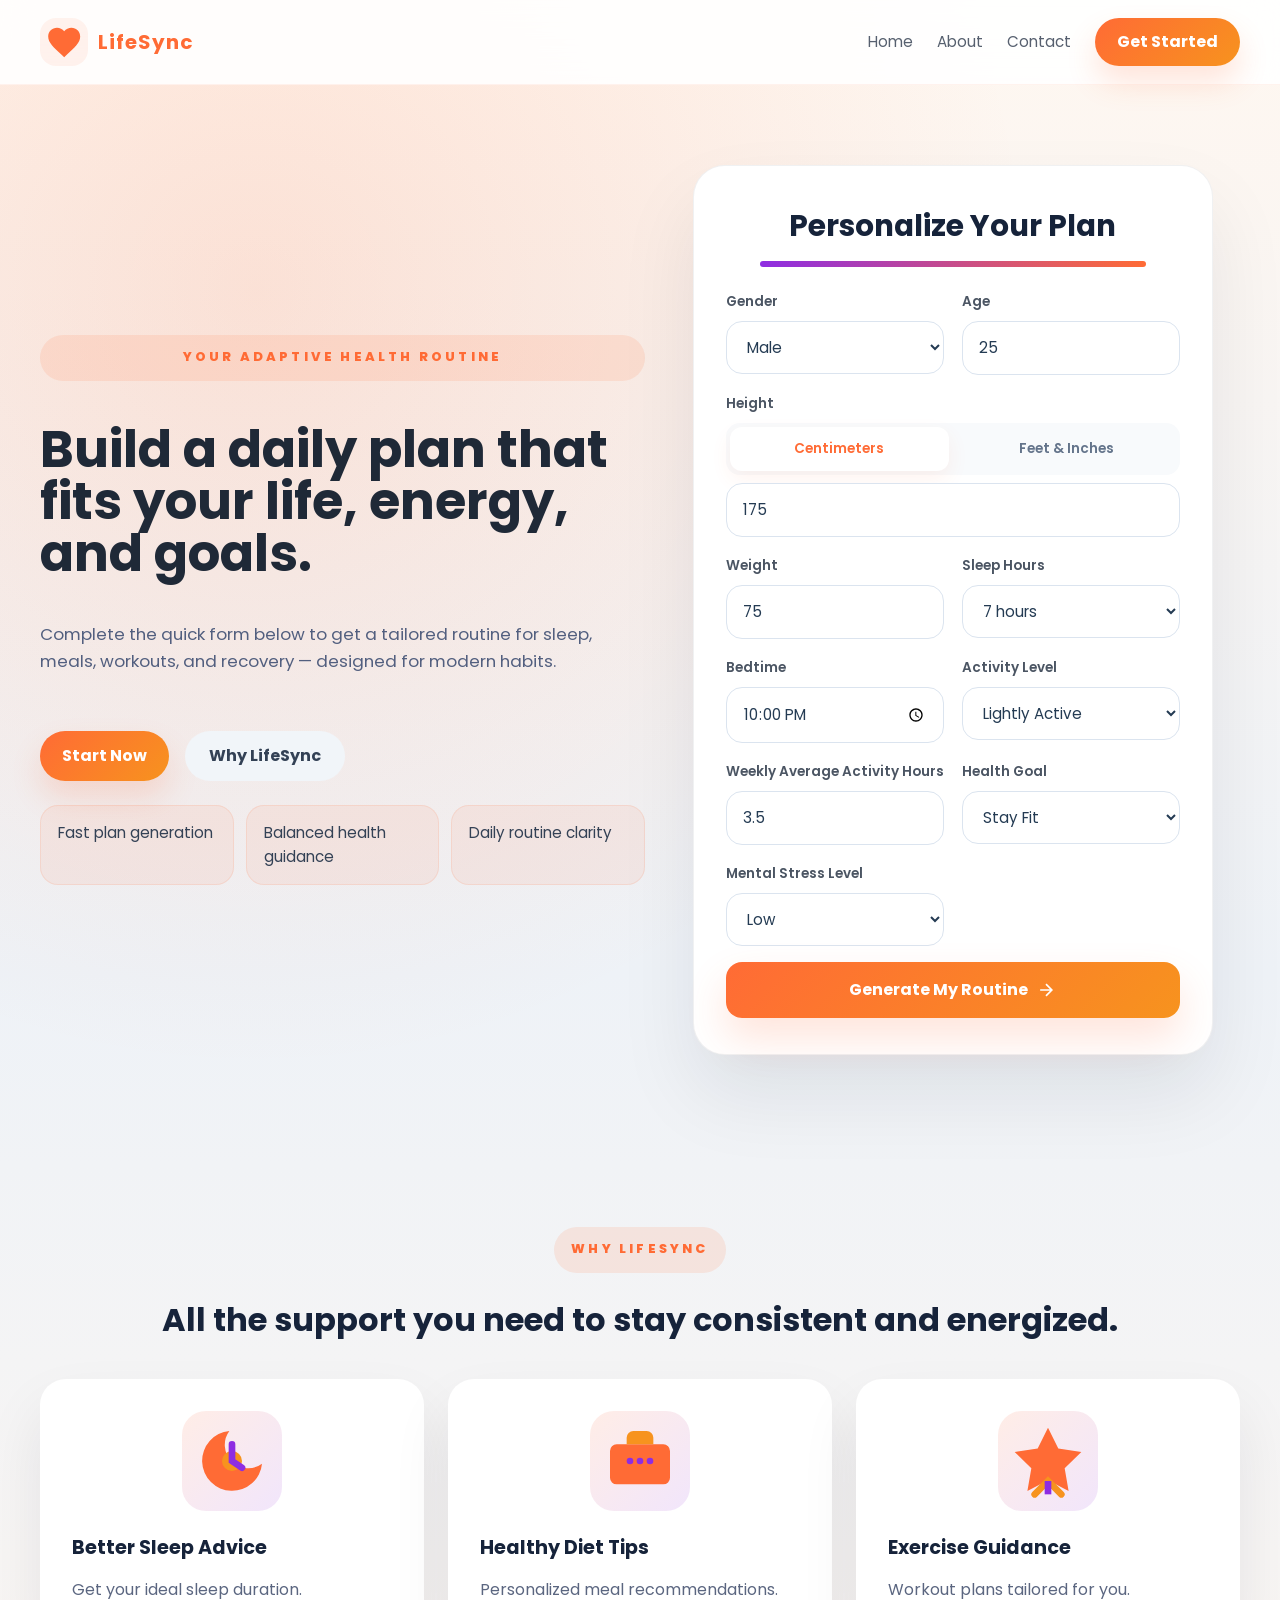
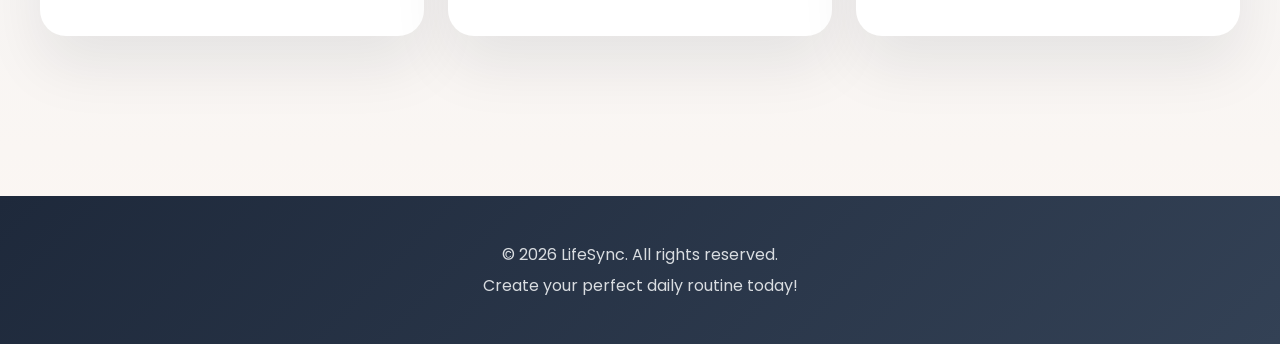
<file: index.html>
<!DOCTYPE html>
<html lang="en">
<head>
  <meta charset="UTF-8">
  <meta name="viewport" content="width=device-width, initial-scale=1.0">
  <title>LifeSync</title>
  <link rel="stylesheet" href="style.css">
  <link href="https://fonts.googleapis.com/css2?family=Poppins:wght@600&display=swap" rel="stylesheet">
  <script src="health-calculator.js"></script>
</head>
<body>

<!-- HEADER -->
<header class="header">
  <div class="logo">
    <div class="heart-logo">
      <svg width="50" height="50" viewBox="0 0 24 24" fill="none" xmlns="http://www.w3.org/2000/svg">
        <path d="M12 21.35l-1.45-1.32C5.4 15.36 2 12.28 2 8.5 2 5.42 4.42 3 7.5 3c1.74 0 3.41.81 4.5 2.09C13.09 3.81 14.76 3 16.5 3 19.58 3 22 5.42 22 8.5c0 3.78-3.4 6.86-8.55 11.54L12 21.35z" fill="#ff6b35"/>
      </svg>
    </div>
    <span>LifeSync</span>
  </div>
  <nav>
    <a href="start.html">Home</a>
    <a href="#">About</a>
    <a href="#">Contact</a>
    <button class="btn" onclick="window.location.href='start.html'">Get Started</button>
  </nav>
</header>

<main>

<!-- HERO -->
<section class="hero">
  <div class="hero-inner">
    <div class="hero-copy">
      <span class="eyebrow">Your adaptive health routine</span>
      <h1>Build a daily plan that fits your life, energy, and goals.</h1>
      <p>Complete the quick form below to get a tailored routine for sleep, meals, workouts, and recovery — designed for modern habits.</p>
      <div class="hero-actions">
        <button class="btn" onclick="document.getElementById('gender').focus();">Start Now</button>
        <a class="btn-secondary" href="#features">Why LifeSync</a>
      </div>
      <div class="hero-highlights">
        <div class="highlight-item">Fast plan generation</div>
        <div class="highlight-item">Balanced health guidance</div>
        <div class="highlight-item">Daily routine clarity</div>
      </div>
    </div>

    <div class="hero-right">
      <div class="form-card">
        <div class="form-header">
          <h2>Personalize Your Plan</h2>
          <div class="form-progress">
            <div class="progress-bar"></div>
          </div>
        </div>

        <div class="form-grid">
          <div class="form-group">
            <label>Gender</label>
            <select id="gender" class="form-input">
              <option value="male">Male</option>
              <option value="female">Female</option>
            </select>
          </div>

          <div class="form-group">
            <label>Age</label>
            <input type="number" id="age" min="13" max="120" placeholder="25" value="25" class="form-input">
          </div>

          <div class="form-group full-width">
            <label>Height</label>
            <div class="height-toggle">
              <button type="button" class="toggle-btn active" onclick="switchHeightUnit('cm')">Centimeters</button>
              <button type="button" class="toggle-btn" onclick="switchHeightUnit('ft')">Feet & Inches</button>
            </div>
            <div id="cmInput" class="height-input-group">
              <input type="number" id="heightCm" min="130" max="220" placeholder="175" value="175" class="form-input">
            </div>
            <div id="ftInput" class="height-input-group" style="display:none;">
              <div class="feet-inches-input">
                <input type="number" id="heightFt" min="4" max="7" placeholder="5" value="5" class="form-input">
                <span class="ft-label">ft</span>
                <input type="number" id="heightIn" min="0" max="11" placeholder="9" value="9" class="form-input">
                <span class="in-label">in</span>
              </div>
            </div>
          </div>

          <div class="form-group">
            <label>Weight</label>
            <input type="number" id="weight" min="30" max="200" placeholder="75" value="75" class="form-input">
          </div>

          <div class="form-group">
            <label>Sleep Hours</label>
            <select id="sleepHours" class="form-input">
              <option value="6">6 hours</option>
              <option value="7" selected>7 hours</option>
              <option value="8">8 hours</option>
              <option value="9">9 hours</option>
            </select>
          </div>

          <div class="form-group">
            <label>Bedtime</label>
            <input type="time" id="bedtimeInput" value="22:00" class="form-input">
          </div>

          <div class="form-group">
            <label>Activity Level</label>
            <select id="activityLevel" class="form-input">
              <option value="Sedentary">Sedentary</option>
              <option value="Lightly Active" selected>Lightly Active</option>
              <option value="Moderate">Moderate</option>
              <option value="Very Active">Very Active</option>
              <option value="Extremely Active">Extremely Active</option>
            </select>
          </div>

          <div class="form-group">
            <label>Weekly Average Activity Hours</label>
            <input type="number" id="weeklyActivityHours" min="0" max="20" step="0.5" placeholder="3.5" value="3.5" class="form-input">
          </div>

          <div class="form-group">
            <label>Health Goal</label>
            <select id="healthGoal" class="form-input">
              <option value="Stay Fit" selected>Stay Fit</option>
              <option value="Weight Loss">Weight Loss</option>
              <option value="Muscle Gain">Muscle Gain</option>
            </select>
          </div>

          <div class="form-group">
            <label>Mental Stress Level</label>
            <select id="stressLevel" class="form-input">
              <option value="Low" selected>Low</option>
              <option value="Medium">Medium</option>
              <option value="High">High</option>
            </select>
          </div>
        </div>

        <button class="generate" onclick="generateRoutine()">
          <span>Generate My Routine</span>
          <svg class="arrow-icon" width="20" height="20" viewBox="0 0 24 24" fill="none" stroke="currentColor" stroke-width="2">
            <path d="M5 12h14M12 5l7 7-7 7"/>
          </svg>
        </button>
      </div>
    </div>
  </div>
</section>

<!-- FEATURES -->
<section class="features" id="features">
  <div class="section-intro">
    <p class="eyebrow">Why LifeSync</p>
    <h2>All the support you need to stay consistent and energized.</h2>
  </div>

  <div class="feature">
    <div class="feature-icon">
      <svg width="80" height="80" viewBox="0 0 24 24" fill="none" xmlns="http://www.w3.org/2000/svg">
        <path d="M21 12.79A9 9 0 1 1 11.21 3 7 7 0 0 0 21 12.79z" fill="#ff6b35"/>
        <circle cx="12" cy="12" r="3" fill="#f7931e"/>
        <path d="M12 7v5l3 2" stroke="#8e2de2" stroke-width="2" stroke-linecap="round"/>
      </svg>
    </div>
    <h3>Better Sleep Advice</h3>
    <p>Get your ideal sleep duration.</p>
  </div>

  <div class="feature">
    <div class="feature-icon">
      <svg width="80" height="80" viewBox="0 0 24 24" fill="none" xmlns="http://www.w3.org/2000/svg">
        <path d="M3 7v10a2 2 0 0 0 2 2h14a2 2 0 0 0 2-2V9a2 2 0 0 0-2-2H5a2 2 0 0 0-2 2z" fill="#ff6b35"/>
        <path d="M8 5a2 2 0 0 1 2-2h4a2 2 0 0 1 2 2v2H8V5z" fill="#f7931e"/>
        <circle cx="9" cy="12" r="1" fill="#8e2de2"/>
        <circle cx="12" cy="12" r="1" fill="#8e2de2"/>
        <circle cx="15" cy="12" r="1" fill="#8e2de2"/>
      </svg>
    </div>
    <h3>Healthy Diet Tips</h3>
    <p>Personalized meal recommendations.</p>
  </div>

  <div class="feature">
    <div class="feature-icon">
      <svg width="80" height="80" viewBox="0 0 24 24" fill="none" xmlns="http://www.w3.org/2000/svg">
        <path d="M12 2l3.09 6.26L22 9.27l-5 4.87 1.18 6.88L12 17.77l-6.18 3.25L7 14.14 2 9.27l6.91-1.01L12 2z" fill="#ff6b35"/>
        <path d="M8 22l4-4 4 4" stroke="#f7931e" stroke-width="2" stroke-linecap="round"/>
        <path d="M12 18v4" stroke="#8e2de2" stroke-width="2"/>
      </svg>
    </div>
    <h3>Exercise Guidance</h3>
    <p>Workout plans tailored for you.</p>
  </div>

</section>

</main>

<!-- FOOTER -->
<footer>
  <p>&copy; 2026 LifeSync. All rights reserved.</p>
  <p>Create your perfect daily routine today!</p>
</footer>

<script>
function switchHeightUnit(unit) {
  const cmInput = document.getElementById('cmInput');
  const ftInput = document.getElementById('ftInput');
  const toggleBtns = document.querySelectorAll('.toggle-btn');
  
  if (unit === 'cm') {
    cmInput.style.display = 'block';
    ftInput.style.display = 'none';
    toggleBtns[0].classList.add('active');
    toggleBtns[1].classList.remove('active');
  } else {
    cmInput.style.display = 'none';
    ftInput.style.display = 'block';
    toggleBtns[0].classList.remove('active');
    toggleBtns[1].classList.add('active');
  }
}

function getHeightInCm() {
  const unit = document.querySelector('input[name="heightUnit"]:checked');
  
  if (!unit) {
    // Default to cm
    const cm = document.getElementById('heightCm').value;
    return parseInt(cm);
  }
  
  if (unit.value === 'cm') {
    return parseInt(document.getElementById('heightCm').value);
  } else {
    const feet = parseInt(document.getElementById('heightFt').value) || 0;
    const inches = parseInt(document.getElementById('heightIn').value) || 0;
    // Convert feet and inches to cm (1 foot = 30.48cm, 1 inch = 2.54cm)
    return Math.round((feet * 30.48) + (inches * 2.54));
  }
}

function generateRoutine() {
  // Get form values
  const formData = {
    gender: document.getElementById('gender').value,
    age: parseInt(document.getElementById('age').value),
    height: getHeightInCm(),
    weight: parseInt(document.getElementById('weight').value),
    sleepHours: document.getElementById('sleepHours').value,
    bedtime: document.getElementById('bedtimeInput').value,
    activityLevel: document.getElementById('activityLevel').value,
    weeklyActivityHours: parseFloat(document.getElementById('weeklyActivityHours').value),
    healthGoal: document.getElementById('healthGoal').value,
    stressLevel: document.getElementById('stressLevel').value
  };
  
  // Validate inputs
  if (!formData.age || !formData.height || !formData.weight) {
    alert('Please fill in all required fields (Age, Height, Weight)');
    return;
  }
  
  if (formData.age < 13 || formData.age > 120) {
    alert('Please enter a valid age between 13 and 120');
    return;
  }
  
  if (formData.height < 130 || formData.height > 220) {
    alert('Please enter a valid height between 130 and 220 cm');
    return;
  }
  
  if (formData.weight < 30 || formData.weight > 200) {
    alert('Please enter a valid weight between 30 and 200 kg');
    return;
  }
  
  if (formData.weeklyActivityHours < 0 || formData.weeklyActivityHours > 20) {
    alert('Please enter valid weekly activity hours between 0 and 20');
    return;
  }
  
  // Save to localStorage
  saveFormData(formData);
  
  // Redirect to routine page
  window.location.href = 'routine.html';
}
</script>

</body>
</html>
</file>
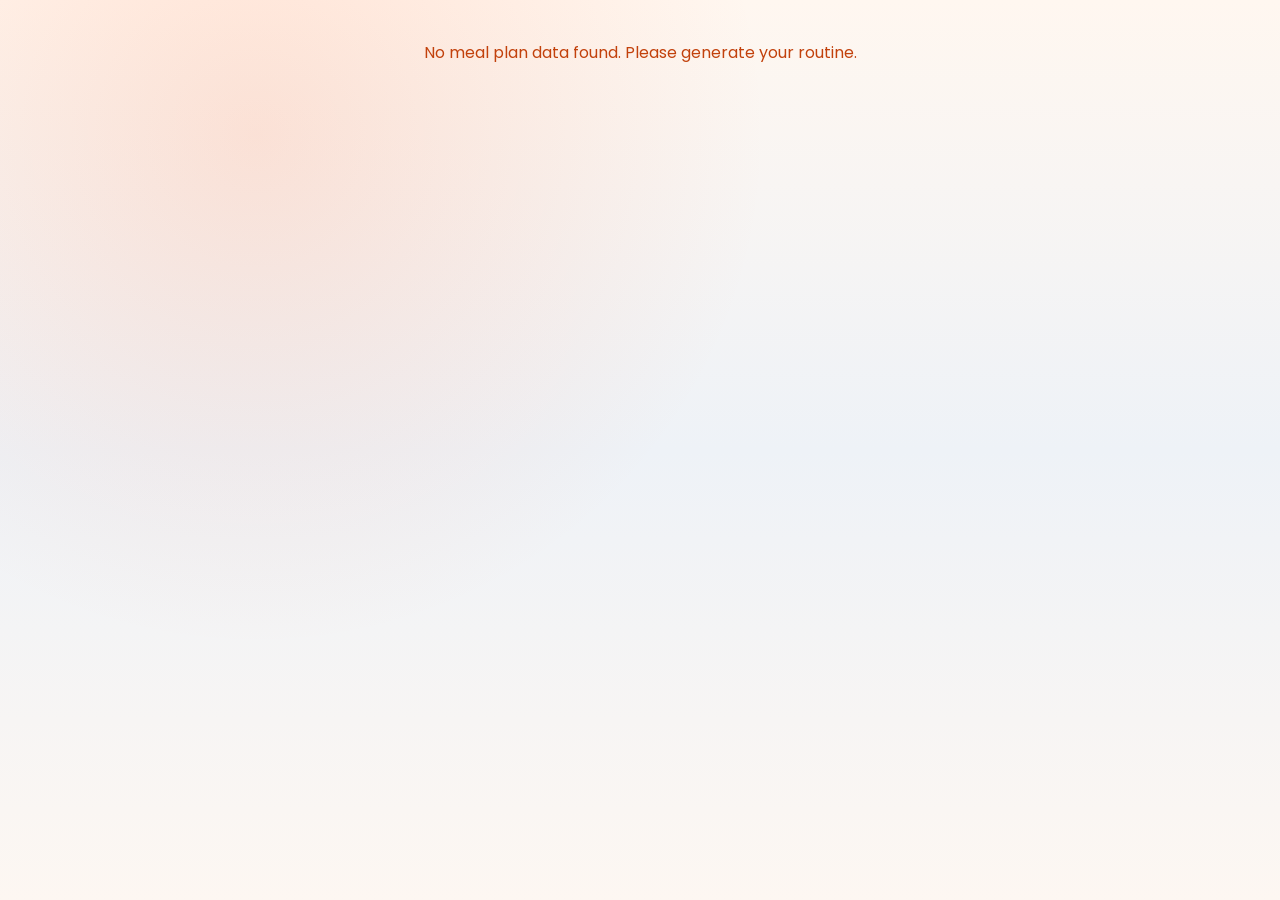
<file: meal.html>
<!DOCTYPE html>
<html lang="en">
<head>
  <meta charset="UTF-8">
  <meta name="viewport" content="width=device-width, initial-scale=1.0">
  <title>Nutrition Plan & Weekly Planner - LifeSync</title>
  <link rel="stylesheet" href="style.css">
  <link href="https://fonts.googleapis.com/css2?family=Poppins:wght@600&display=swap" rel="stylesheet">
  <script src="health-calculator.js"></script>
</head>
<body>
<header class="header">
  <div class="logo">
    <div class="heart-logo">
      <svg width="50" height="50" viewBox="0 0 24 24" fill="none" xmlns="http://www.w3.org/2000/svg">
        <path d="M12 21.35l-1.45-1.32C5.4 15.36 2 12.28 2 8.5 2 5.42 4.42 3 7.5 3c1.74 0 3.41.81 4.5 2.09C13.09 3.81 14.76 3 16.5 3 19.58 3 22 5.42 22 8.5c0 3.78-3.4 6.86-8.55 11.54L12 21.35z" fill="#ff6b35"/>
      </svg>
    </div>
    <span>LifeSync</span>
  </div>
  <nav>
    <a href="start.html">Home</a>
    <a href="routine.html">My Routine</a>
    <a href="index.html">Build New Plan</a>
  </nav>
</header>

<main class="meal-page">
  <section class="meal-header">
    <div class="section-intro">
      <p class="eyebrow">Nutrition & Planning</p>
      <h2>Your personalized weekly meal plan with food images and exact menu items.</h2>
      <p>Track your weekly meals, see your nutrition chart, and use the planner to stay consistent.</p>
    </div>
    <div class="meal-summary-grid">
      <div class="summary-card health-score-card">
        <span class="label">Health Score</span>
        <span id="mealHealthScore" class="value"></span>
        <span id="mealHealthLabel" class="status"></span>
      </div>
      <div class="summary-card">
        <span class="label">Daily Calories</span>
        <span id="mealCalories" class="value"></span>
      </div>
      <div class="summary-card">
        <span class="label">Protein Goal</span>
        <span id="mealProtein" class="value"></span>
      </div>
      <div class="summary-card">
        <span class="label">Water Target</span>
        <span id="mealWater" class="value"></span>
      </div>
    </div>
  </section>

  <section class="chart-card">
    <h3>Weekly Nutrition Score</h3>
    <canvas id="mealChart" height="240"></canvas>
  </section>

  <section class="weekly-planner">
    <div class="section-title">Weekly Planner</div>
    <p class="calendar-description">Use this simple weekly planner to follow your meals and stay on track.</p>
    <div class="planner-table-wrap">
      <table class="planner-table">
        <thead>
          <tr>
            <th>Day</th>
            <th>Breakfast</th>
            <th>Lunch</th>
            <th>Dinner</th>
            <th>Snack</th>
          </tr>
        </thead>
        <tbody id="weeklyPlannerBody"></tbody>
      </table>
    </div>
  </section>

  <section class="meal-recommendations meal-plan-cards">
    <div class="meal-card meal-image-card">
      <img id="breakfastImage" class="meal-image" alt="Breakfast recommendation" src="" />
      <h4>🌅 Breakfast</h4>
      <p id="mealBreakfast"></p>
      <ul id="breakfastList"></ul>
    </div>
    <div class="meal-card meal-image-card">
      <img id="lunchImage" class="meal-image" alt="Lunch recommendation" src="" />
      <h4>🥗 Lunch</h4>
      <p id="mealLunch"></p>
      <ul id="lunchList"></ul>
    </div>
    <div class="meal-card meal-image-card">
      <img id="dinnerImage" class="meal-image" alt="Dinner recommendation" src="" />
      <h4>🍽️ Dinner</h4>
      <p id="mealDinner"></p>
      <ul id="dinnerList"></ul>
    </div>
    <div class="meal-card meal-image-card">
      <img id="snacksImage" class="meal-image" alt="Snack recommendation" src="" />
      <h4>🍎 Snacks</h4>
      <p id="mealSnacks"></p>
      <ul id="snacksList"></ul>
    </div>
  </section>

  <section class="tips-section">
    <div class="tip-card">
      <h4>🔍 Why this works</h4>
      <p id="mealPlanReason"></p>
    </div>
    <div class="tip-card">
      <h4>📌 Weekly focus</h4>
      <p>Keep your meals consistent, hydrate constantly, and aim to follow the plan at least five days each week.</p>
    </div>
  </section>

  <div class="routine-actions">
    <a href="routine.html" class="btn-secondary">← Back to Routine</a>
    <a href="index.html" class="btn">Build New Plan</a>
  </div>
</main>

<footer>
  <p>&copy; 2026 LifeSync. All rights reserved.</p>
  <p>Nutrition power for every week.</p>
</footer>

<script>
  document.addEventListener('DOMContentLoaded', function() {
    const formData = getFormData();
    if (!formData) {
      document.body.innerHTML = '<div style="padding: 40px; text-align: center; color: #c2410c;">No meal plan data found. Please <a href="index.html">generate your routine</a>.</div>';
      return;
    }

    const routine = generatePersonalizedRoutine(formData);
    const meals = routine.healthMetrics.mealRecommendations;
    const foodDetails = getFoodDetails(routine.healthMetrics.effectiveGoal, routine.healthMetrics.bmiCategory);

    document.getElementById('mealHealthScore').textContent = `${routine.healthMetrics.healthScore.score}%`;
    document.getElementById('mealHealthLabel').textContent = routine.healthMetrics.healthScore.label;
    document.getElementById('mealCalories').textContent = `${routine.healthMetrics.dailyCalories} kcal`;
    document.getElementById('mealProtein').textContent = `${calculateProteinNeeds(formData.weight, routine.healthMetrics.effectiveGoal, formData.activityLevel)} g`;
    document.getElementById('mealWater').textContent = `${routine.healthMetrics.waterIntake} L`;
    document.getElementById('mealPlanReason').textContent = `${routine.healthMetrics.reasons.food} ${routine.healthMetrics.reasons.calories}`;

    document.getElementById('mealBreakfast').textContent = meals.breakfast;
    document.getElementById('mealLunch').textContent = meals.lunch;
    document.getElementById('mealDinner').textContent = meals.dinner;
    document.getElementById('mealSnacks').textContent = meals.snacks;

    const breakfastImage = document.getElementById('breakfastImage');
    const lunchImage = document.getElementById('lunchImage');
    const dinnerImage = document.getElementById('dinnerImage');
    const snacksImage = document.getElementById('snacksImage');

    breakfastImage.src = foodDetails.breakfast.image;
    lunchImage.src = foodDetails.lunch.image;
    dinnerImage.src = foodDetails.dinner.image;
    snacksImage.src = foodDetails.snacks.image;

    fillFoodList('breakfastList', foodDetails.breakfast.items);
    fillFoodList('lunchList', foodDetails.lunch.items);
    fillFoodList('dinnerList', foodDetails.dinner.items);
    fillFoodList('snacksList', foodDetails.snacks.items);

    renderWeeklyPlanner(buildWeeklyMealPlan(meals));
    drawBarChart('mealChart', ['Health Score', 'Sleep', 'Hydration', 'Activity'], [routine.healthMetrics.healthScore.score, routine.healthMetrics.sleepScore, Math.round(Math.min(routine.healthMetrics.waterIntake * 40, 100)), routine.healthMetrics.activityScore], ['#ff6b35', '#f7931e', '#6d28d9', '#0f766e']);
  });

  function fillFoodList(listId, items) {
    const list = document.getElementById(listId);
    list.innerHTML = items.map(item => `<li>${item}</li>`).join('');
  }

  function renderWeeklyPlanner(plan) {
    const tbody = document.getElementById('weeklyPlannerBody');
    tbody.innerHTML = plan.map(row => `
      <tr>
        <td>${row.day}</td>
        <td>${row.breakfast}</td>
        <td>${row.lunch}</td>
        <td>${row.dinner}</td>
        <td>${row.snack}</td>
      </tr>
    `).join('');
  }
</script>
</body>
</html>
</file>
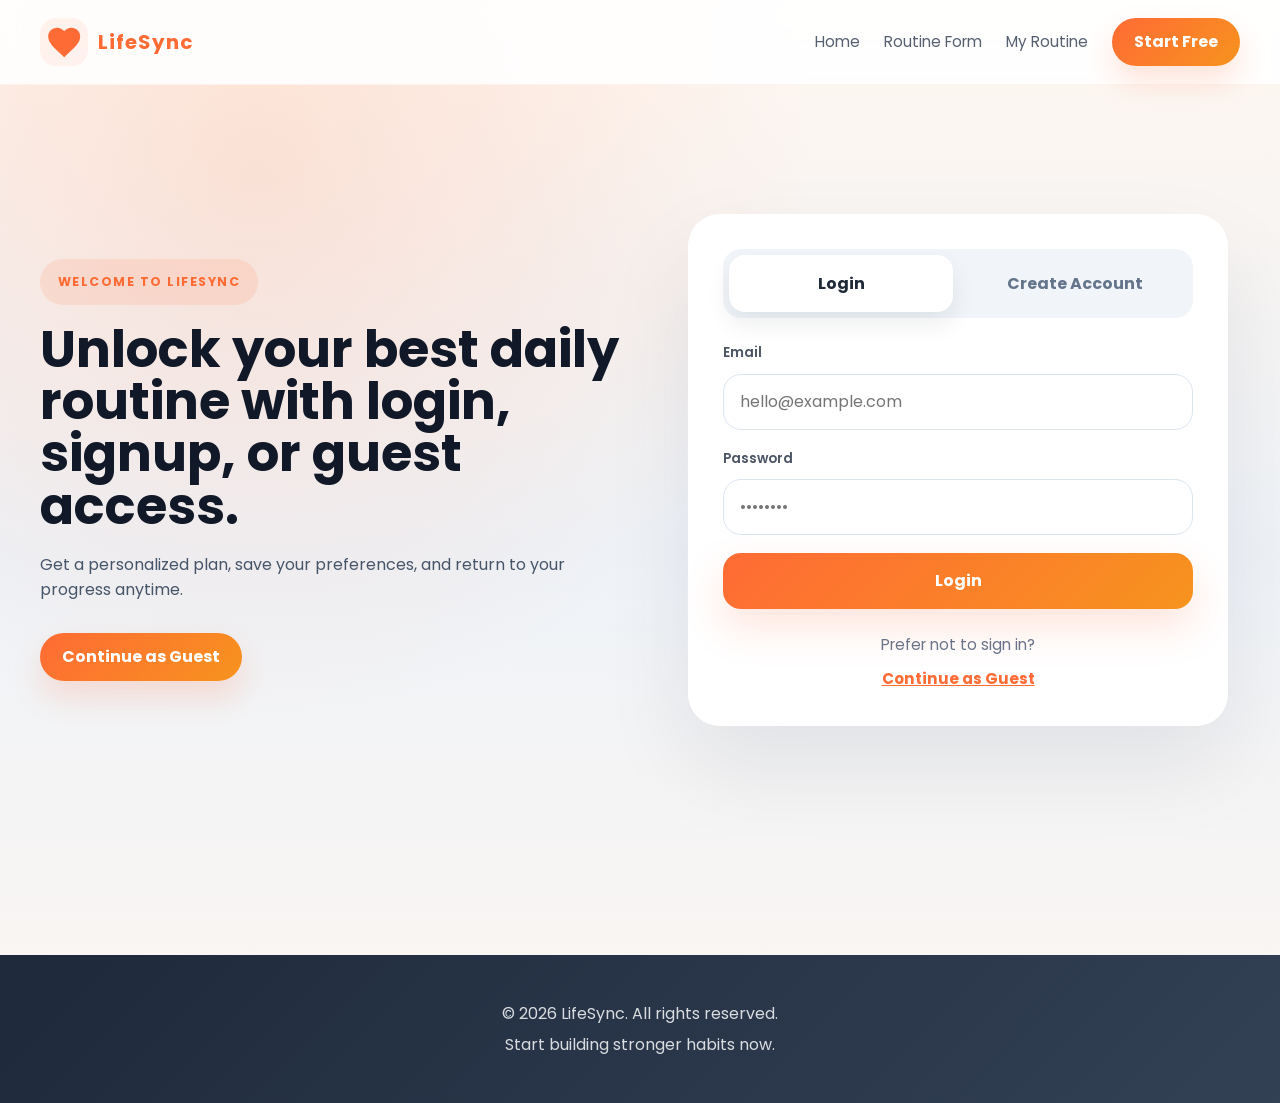
<file: start.html>
<!DOCTYPE html>
<html lang="en">
<head>
  <meta charset="UTF-8">
  <title>LifeSync | Welcome</title>
  <link rel="stylesheet" href="style.css">
  <link href="https://fonts.googleapis.com/css2?family=Poppins:wght@600&display=swap" rel="stylesheet">
</head>
<body>

<header class="header">
  <div class="logo">
    <div class="heart-logo">
      <svg width="50" height="50" viewBox="0 0 24 24" fill="none" xmlns="http://www.w3.org/2000/svg">
        <path d="M12 21.35l-1.45-1.32C5.4 15.36 2 12.28 2 8.5 2 5.42 4.42 3 7.5 3c1.74 0 3.41.81 4.5 2.09C13.09 3.81 14.76 3 16.5 3 19.58 3 22 5.42 22 8.5c0 3.78-3.4 6.86-8.55 11.54L12 21.35z" fill="#ff6b35"/>
      </svg>
    </div>
    <span>LifeSync</span>
  </div>
  <nav>
    <a href="start.html">Home</a>
    <a href="index.html">Routine Form</a>
    <a href="routine.html">My Routine</a>
    <button class="btn" onclick="window.location.href='index.html'">Start Free</button>
  </nav>
</header>

<section class="auth-hero">
  <div class="auth-hero-copy">
    <span class="eyebrow">Welcome to LifeSync</span>
    <h1>Unlock your best daily routine with login, signup, or guest access.</h1>
    <p>Get a personalized plan, save your preferences, and return to your progress anytime.</p>
    <div class="hero-actions">
      <button class="btn btn-guest" onclick="redirectGuest()">Continue as Guest</button>
    </div>
  </div>

  <div class="auth-card fade-in">
    <div class="auth-tabs">
      <button type="button" class="auth-tab-btn active" data-target="loginForm">Login</button>
      <button type="button" class="auth-tab-btn" data-target="signupForm">Create Account</button>
    </div>

    <div class="auth-panel active" id="loginForm">
      <form onsubmit="handleAuth(event, 'login')">
        <div class="input-group">
          <label for="loginEmail">Email</label>
          <input id="loginEmail" type="email" class="auth-input" placeholder="hello@example.com" required>
        </div>
        <div class="input-group">
          <label for="loginPassword">Password</label>
          <input id="loginPassword" type="password" class="auth-input" placeholder="••••••••" required>
        </div>
        <button type="submit" class="auth-action">Login</button>
      </form>
    </div>

    <div class="auth-panel" id="signupForm">
      <form onsubmit="handleAuth(event, 'signup')">
        <div class="input-group">
          <label for="signupName">Full Name</label>
          <input id="signupName" type="text" class="auth-input" placeholder="Your name" required>
        </div>
        <div class="input-group">
          <label for="signupEmail">Email</label>
          <input id="signupEmail" type="email" class="auth-input" placeholder="hello@example.com" required>
        </div>
        <div class="input-group">
          <label for="signupPassword">Password</label>
          <input id="signupPassword" type="password" class="auth-input" placeholder="••••••••" required>
        </div>
        <div class="input-group">
          <label for="signupConfirm">Confirm Password</label>
          <input id="signupConfirm" type="password" class="auth-input" placeholder="••••••••" required>
        </div>
        <button type="submit" class="auth-action">Create Account</button>
      </form>
    </div>

    <div class="auth-footer">
      <p>Prefer not to sign in?</p>
      <button type="button" class="guest-link" onclick="redirectGuest()">Continue as Guest</button>
    </div>
  </div>
</section>

<footer>
  <p>&copy; 2026 LifeSync. All rights reserved.</p>
  <p>Start building stronger habits now.</p>
</footer>

<script>
  const tabs = document.querySelectorAll('.auth-tab-btn');
  tabs.forEach(tab => {
    tab.addEventListener('click', () => {
      tabs.forEach(btn => btn.classList.remove('active'));
      tab.classList.add('active');
      document.querySelectorAll('.auth-panel').forEach(panel => panel.classList.remove('active'));
      document.getElementById(tab.dataset.target).classList.add('active');
    });
  });

  function redirectGuest() {
    localStorage.setItem('LifeSyncUserMode', 'guest');
    window.location.href = 'index.html';
  }

  function handleAuth(event, mode) {
    event.preventDefault();
    if (mode === 'login') {
      const email = document.getElementById('loginEmail').value.trim();
      const password = document.getElementById('loginPassword').value.trim();
      if (!email || !password) {
        alert('Please enter both email and password.');
        return;
      }
      const inferredName = email.split('@')[0].replace(/[._-]+/g, ' ');
      localStorage.setItem('LifeSyncUserMode', 'signed-in');
      localStorage.setItem('LifeSyncUserEmail', email);
      localStorage.setItem('LifeSyncUserName', inferredName);
      window.location.href = 'index.html';
      return;
    }

    const name = document.getElementById('signupName').value.trim();
    const email = document.getElementById('signupEmail').value.trim();
    const password = document.getElementById('signupPassword').value;
    const confirmPassword = document.getElementById('signupConfirm').value;

    if (!name || !email || !password || !confirmPassword) {
      alert('Please complete every field to create your account.');
      return;
    }

    if (password !== confirmPassword) {
      alert('Passwords do not match. Please try again.');
      return;
    }

    localStorage.setItem('LifeSyncUserMode', 'registered');
    localStorage.setItem('LifeSyncUserName', name);
    localStorage.setItem('LifeSyncUserEmail', email);
    window.location.href = 'index.html';
  }
</script>

</body>
</html>
</file>
<file: style.css>
/* RESET */
:root {
  color-scheme: light;
  font-family: 'Poppins', 'Segoe UI', sans-serif;
  scroll-behavior: smooth;
  text-rendering: optimizeLegibility;
  background-color: #fffaf7;
}
* {
  margin: 0;
  padding: 0;
  box-sizing: border-box;
}
html,
body {
  min-height: 100%;
}
html {
  scroll-behavior: smooth;
}
body {
  min-height: 100vh;
  background: radial-gradient(circle at 20% 15%, rgba(255, 107, 53, 0.15) 0, transparent 40%),
    linear-gradient(180deg, #fff7f0 0%, #eef2f7 50%, #fdf7f2 100%);
  color: #2c3e50;
  line-height: 1.6;
  overflow-x: hidden;
}
body::before {
  content: '';
  position: fixed;
  inset: 0;
  background-image: radial-gradient(circle at 80% 10%, rgba(142, 45, 226, 0.1) 0, transparent 40%),
    radial-gradient(circle at 5% 90%, rgba(249, 147, 30, 0.1) 0, transparent 30%);
  pointer-events: none;
  z-index: -1;
}
img,
svg {
  display: block;
  max-width: 100%;
}
button,
input,
select,
textarea {
  font: inherit;
}
a {
  color: inherit;
  text-decoration: none;
}
button {
  border: none;
  background: none;
}
::selection {
  background: rgba(255, 107, 53, 0.2);
}
header {
  position: sticky;
  top: 0;
  z-index: 200;
  display: flex;
  justify-content: space-between;
  align-items: center;
  gap: 20px;
  padding: 18px 40px;
  margin: 0 auto;
  max-width: 1400px;
  background: rgba(255, 255, 255, 0.9);
  backdrop-filter: blur(16px);
  border-bottom: 1px solid rgba(255, 107, 53, 0.08);
}
.logo {
  display: flex;
  align-items: center;
  gap: 10px;
  color: #ff6b35;
  font-weight: 700;
  font-size: 1.1rem;
  letter-spacing: 0.5px;
}
.logo span {
  font-size: 1.25rem;
  letter-spacing: 1px;
}
.heart-logo {
  width: 48px;
  height: 48px;
  display: flex;
  align-items: center;
  justify-content: center;
  border-radius: 16px;
  background: rgba(255, 107, 53, 0.08);
  animation: heartbeat 2s ease-in-out infinite;
}
.heart-logo svg {
  width: 80%;
  height: 80%;
  transition: transform 0.3s ease;
}
.logo:hover .heart-logo svg {
  transform: scale(1.08);
}
nav {
  display: flex;
  gap: 24px;
  flex-wrap: wrap;
  align-items: center;
}
nav a {
  font-size: 0.95rem;
  color: #57606f;
  transition: color 0.25s ease, transform 0.25s ease;
}
nav a:hover {
  color: #ff6b35;
  transform: translateY(-1px);
}
.btn,
.btn-secondary,
.btn-download {
  display: inline-flex;
  align-items: center;
  justify-content: center;
  gap: 0.45rem;
  border-radius: 999px;
  font-weight: 700;
  cursor: pointer;
  transition: transform 0.25s ease, box-shadow 0.25s ease, background 0.25s ease;
}
.btn {
  padding: 11px 22px;
  background: linear-gradient(135deg, #ff6b35, #f7931e);
  color: #fff;
  box-shadow: 0 16px 30px rgba(255, 107, 53, 0.18);
}
.btn:hover {
  transform: translateY(-2px);
  box-shadow: 0 20px 34px rgba(255, 107, 53, 0.22);
}
.btn-secondary {
  padding: 12px 24px;
  background: #f1f5f9;
  color: #334155;
}
.btn-secondary:hover {
  transform: translateY(-2px);
  background: #e2e8f0;
}
.btn-download {
  padding: 12px 24px;
  background: linear-gradient(135deg, #ff6b35, #f7931e);
  color: #fff;
}
.btn-download:hover {
  transform: translateY(-2px);
  box-shadow: 0 20px 35px rgba(255, 107, 53, 0.22);
}
main {
  width: 100%;
}
.hero,
.auth-hero,
.routine-section,
.features,
.tips-section {
  width: 100%;
}
.hero {
  padding: 80px 40px 100px;
  min-height: calc(100vh - 110px);
  display: flex;
  align-items: center;
  justify-content: center;
}
.hero .hero-inner {
  width: 100%;
  max-width: 1320px;
  margin: 0 auto;
  display: grid;
  grid-template-columns: 1.05fr 0.95fr;
  gap: 48px;
  align-items: center;
}
.hero h1 {
  font-size: clamp(2.6rem, 4vw, 4.2rem);
  color: #1f2937;
  line-height: 1.02;
  margin-bottom: 18px;
}
.hero p {
  max-width: 620px;
  font-size: 1.05rem;
  color: #525f7f;
  margin-bottom: 32px;
}
.hero-copy {
  display: flex;
  flex-direction: column;
  gap: 24px;
}
.hero-copy .eyebrow,
.section-intro .eyebrow {
  text-transform: uppercase;
  letter-spacing: 0.25em;
  color: #ff6b35;
  font-weight: 800;
  font-size: 0.8rem;
}
.hero-actions {
  display: flex;
  flex-wrap: wrap;
  gap: 16px;
}
.hero-highlights {
  display: grid;
  grid-template-columns: repeat(3, minmax(0, 1fr));
  gap: 12px;
}
.highlight-item {
  background: rgba(255, 107, 53, 0.08);
  border-radius: 18px;
  padding: 16px 18px;
  font-size: 0.95rem;
  color: #334155;
  box-shadow: inset 0 0 0 1px rgba(255, 107, 53, 0.12);
}
.hero-right {
  display: grid;
  gap: 24px;
}
.section-intro {
  grid-column: 1 / -1;
  text-align: center;
  padding-bottom: 18px;
}
.section-intro h2 {
  font-size: clamp(2rem, 2.5vw, 2.5rem);
  color: #16233a;
  line-height: 1.08;
  margin: 12px 0 0;
}
.hero-illustration {
  background: rgba(255, 255, 255, 0.92);
  border-radius: 28px;
  padding: 28px;
  box-shadow: 0 35px 80px rgba(15, 23, 42, 0.08);
  display: flex;
  align-items: center;
  justify-content: center;
  transition: transform 0.35s ease, box-shadow 0.35s ease;
}
.hero-illustration:hover {
  transform: translateY(-6px);
  box-shadow: 0 45px 95px rgba(15, 23, 42, 0.12);
}
.hero-illustration svg {
  max-width: 100%;
  height: auto;
  animation: float 4s ease-in-out infinite;
}
.form-card {
  background: #fff;
  border-radius: 32px;
  padding: 36px 32px;
  box-shadow: 0 40px 80px rgba(15, 23, 42, 0.08);
  border: 1px solid rgba(15, 23, 42, 0.06);
  width: 100%;
  max-width: 520px;
}
.form-header h2 {
  font-size: 1.85rem;
  color: #16233a;
  margin-bottom: 12px;
  text-align: center;
}
.form-progress {
  height: 6px;
  background: #f1f5f9;
  border-radius: 999px;
  overflow: hidden;
  margin: 0 auto 24px;
  width: 85%;
}
.progress-bar {
  width: 100%;
  height: 100%;
  background: linear-gradient(90deg, #8e2de2, #ff6b35);
}
.form-grid {
  display: grid;
  grid-template-columns: repeat(2, minmax(160px, 1fr));
  gap: 18px;
  grid-auto-rows: minmax(min-content, max-content);
}
.form-group {
  display: flex;
  flex-direction: column;
  gap: 8px;
}
.form-group.full-width {
  grid-column: 1 / -1;
}
label {
  font-size: 0.85rem;
  font-weight: 600;
  color: #4b5563;
}
.form-input,
select,
input[type="time"] {
  width: 100%;
  border: 1px solid #dbe4ef;
  border-radius: 16px;
  padding: 14px 16px;
  background: #fff;
  color: #243b53;
  font-size: 0.95rem;
  transition: border-color 0.25s ease, box-shadow 0.25s ease;
}
.form-input:focus,
select:focus,
input[type="time"]:focus {
  outline: none;
  border-color: #8e2de2;
  box-shadow: 0 0 0 4px rgba(142, 45, 226, 0.12);
}
.height-toggle {
  display: flex;
  gap: 8px;
  background: #f8fafc;
  border-radius: 14px;
  padding: 4px;
}
.toggle-btn {
  flex: 1;
  border-radius: 12px;
  background: transparent;
  color: #64748b;
  font-size: 0.85rem;
  font-weight: 600;
  padding: 11px 10px;
  cursor: pointer;
  transition: background 0.25s ease, color 0.25s ease;
}
.toggle-btn.active {
  background: #fff;
  color: #ff6b35;
  box-shadow: 0 8px 20px rgba(255, 107, 53, 0.08);
}
.toggle-btn:hover {
  color: #ff6b35;
}
.feet-inches-input {
  display: grid;
  grid-template-columns: 1fr auto 1fr auto;
  gap: 10px;
  align-items: center;
}
.ft-label,
.in-label {
  font-size: 0.8rem;
  color: #64748b;
}
.generate {
  width: 100%;
  padding: 15px 18px;
  border-radius: 16px;
  background: linear-gradient(135deg, #ff6b35, #f7931e);
  color: #fff;
  font-size: 1rem;
  font-weight: 700;
  cursor: pointer;
  display: inline-flex;
  align-items: center;
  justify-content: center;
  gap: 0.5rem;
  box-shadow: 0 20px 40px rgba(255, 107, 53, 0.18);
  transition: transform 0.25s ease, box-shadow 0.25s ease;
  animation: pulse 2.5s infinite;
  margin-top: 16px;
  z-index: 1;
}
.generate:hover {
  transform: translateY(-2px);
  box-shadow: 0 24px 46px rgba(255, 107, 53, 0.25);
}
.arrow-icon {
  transition: transform 0.25s ease;
}
.generate:hover .arrow-icon {
  transform: translateX(4px);
}
.features {
  padding: 72px 40px 80px;
  max-width: 1320px;
  margin: 0 auto;
  display: grid;
  grid-template-columns: repeat(3, minmax(240px, 1fr));
  gap: 24px;
}
.feature {
  background: #fff;
  border-radius: 26px;
  padding: 32px;
  box-shadow: 0 30px 60px rgba(15, 23, 42, 0.08);
  transition: transform 0.3s ease, box-shadow 0.3s ease;
}
.feature:hover {
  transform: translateY(-6px);
}
.feature-icon {
  width: 100px;
  height: 100px;
  margin: 0 auto 22px;
  display: flex;
  align-items: center;
  justify-content: center;
  border-radius: 24px;
  background: linear-gradient(135deg, rgba(255, 107, 53, 0.12), rgba(142, 45, 226, 0.12));
  transition: transform 0.3s ease, background 0.3s ease;
}
.feature:hover .feature-icon {
  transform: scale(1.05);
  background: linear-gradient(135deg, rgba(255, 107, 53, 0.18), rgba(142, 45, 226, 0.18));
}
.feature h3 {
  font-size: 1.2rem;
  color: #16233a;
  margin-bottom: 12px;
}
.feature p {
  color: #5b6680;
  line-height: 1.75;
}
.auth-hero {
  position: relative;
  overflow: hidden;
  padding: 80px 40px 100px;
  min-height: calc(100vh - 110px);
  display: grid;
  grid-template-columns: 1.05fr 0.95fr;
  gap: 38px;
  align-items: center;
  max-width: 1320px;
  margin: 0 auto;
}
.auth-hero::before {
  background: radial-gradient(circle at 20% 20%, rgba(255, 107, 53, 0.12) 0, transparent 38%),
    radial-gradient(circle at 85% 20%, rgba(142, 45, 226, 0.1) 0, transparent 30%);
  mix-blend-mode: screen;
  z-index: -1;
}
.auth-hero-copy {
  max-width: 620px;
}
.eyebrow {
  display: inline-flex;
  align-items: center;
  justify-content: center;
  margin-bottom: 18px;
  padding: 0.8rem 1.1rem;
  border-radius: 999px;
  background: rgba(255, 107, 53, 0.12);
  color: #ff6b35;
  font-size: 0.78rem;
  font-weight: 700;
  letter-spacing: 0.12em;
  text-transform: uppercase;
}
.auth-hero-copy h1 {
  font-size: clamp(2.8rem, 4vw, 4.4rem);
  line-height: 1.02;
  margin-bottom: 20px;
  color: #111827;
}
.auth-hero-copy p {
  font-size: 1rem;
  color: #475569;
  max-width: 560px;
  margin-bottom: 30px;
}
.hero-actions {
  display: flex;
  gap: 16px;
  flex-wrap: wrap;
}
.auth-card {
  background: rgba(255, 255, 255, 0.96);
  border: 1px solid rgba(255, 255, 255, 0.85);
  border-radius: 32px;
  padding: 34px;
  box-shadow: 0 40px 90px rgba(15, 23, 42, 0.08);
  backdrop-filter: blur(18px);
  width: 100%;
  max-width: 540px;
}
.auth-tabs {
  display: grid;
  grid-template-columns: repeat(2, 1fr);
  gap: 10px;
  background: #f1f5f9;
  border-radius: 18px;
  padding: 6px;
  margin-bottom: 24px;
}
.auth-tab-btn {
  background: transparent;
  color: #64748b;
  font-weight: 700;
  padding: 16px 18px;
  border-radius: 16px;
  cursor: pointer;
  transition: all 0.25s ease;
}
.auth-tab-btn.active {
  background: #fff;
  color: #1f2937;
  box-shadow: 0 12px 24px rgba(15, 23, 42, 0.08);
}
.auth-panel {
  display: none;
  opacity: 0;
  transform: translateY(20px);
  transition: all 0.35s ease;
}
.auth-panel.active {
  display: block;
  opacity: 1;
  transform: translateY(0);
}
.input-group {
  display: flex;
  flex-direction: column;
  gap: 10px;
  margin-bottom: 18px;
}
.auth-input {
  width: 100%;
  border: 1px solid #dbe4ef;
  border-radius: 18px;
  padding: 14px 16px;
  background: #fff;
  color: #243b53;
  transition: border-color 0.25s ease, box-shadow 0.25s ease;
}
.auth-input:focus {
  outline: none;
  border-color: #8e2de2;
  box-shadow: 0 0 0 4px rgba(142, 45, 226, 0.12);
}
.auth-action {
  width: 100%;
  padding: 15px 20px;
  border-radius: 18px;
  background: linear-gradient(135deg, #ff6b35, #f7931e);
  color: #fff;
  font-weight: 700;
  cursor: pointer;
  box-shadow: 0 18px 40px rgba(255, 107, 53, 0.18);
  transition: transform 0.25s ease, box-shadow 0.25s ease;
}
.auth-action:hover {
  transform: translateY(-2px);
}
.auth-footer {
  margin-top: 24px;
  display: flex;
  flex-direction: column;
  align-items: center;
  gap: 10px;
  color: #64748b;
  font-size: 0.95rem;
}
.guest-link {
  background: transparent;
  border: none;
  color: #ff6b35;
  font-weight: 700;
  cursor: pointer;
  text-decoration: underline;
}
.routine-section {
  position: relative;
  padding: 70px 40px 100px;
  overflow: hidden;
}
.routine-section::before {
  background: radial-gradient(circle at 20% 15%, rgba(255, 107, 53, 0.08) 0, transparent 35%),
    radial-gradient(circle at 80% 10%, rgba(142, 45, 226, 0.08) 0, transparent 30%);
  z-index: -1;
}
.user-profile-header {
  max-width: 1200px;
  margin: 0 auto 40px;
  background: #fff;
  border-radius: 28px;
  padding: 40px;
  box-shadow: 0 30px 70px rgba(15, 23, 42, 0.08);
}
.user-info h1 {
  font-size: clamp(2rem, 3vw, 3.2rem);
  margin-bottom: 10px;
  color: #0f172a;
}
.user-info p {
  color: #475569;
  font-size: 1rem;
}
.health-summary {
  display: grid;
  grid-template-columns: repeat(auto-fit, minmax(190px, 1fr));
  gap: 20px;
  margin-top: 32px;
}
.summary-card {
  background: linear-gradient(135deg, #ff6b35, #f7931e);
  border-radius: 22px;
  padding: 24px;
  color: #fff;
  min-height: 140px;
  display: flex;
  flex-direction: column;
  justify-content: center;
  box-shadow: 0 18px 40px rgba(255, 107, 53, 0.17);
}
.summary-card .label {
  font-size: 0.78rem;
  opacity: 0.9;
  letter-spacing: 0.08em;
  text-transform: uppercase;
  margin-bottom: 8px;
}
.summary-card .value {
  font-size: 2.15rem;
  font-weight: 800;
}
.summary-card .status,
.summary-card .unit {
  font-size: 0.9rem;
  opacity: 0.9;
}
.section-title {
  max-width: 1200px;
  margin: 50px auto 24px;
  font-size: clamp(1.6rem, 2.2vw, 2.2rem);
  font-weight: 700;
  color: #0f172a;
  padding-left: 18px;
  border-left: 6px solid #ff6b35;
}
.meal-page {
  padding: 70px 20px 80px;
  max-width: 1320px;
  margin: 0 auto;
}
.meal-header {
  display: grid;
  gap: 24px;
  margin-bottom: 40px;
}
.meal-summary-grid {
  display: grid;
  grid-template-columns: repeat(auto-fit, minmax(220px, 1fr));
  gap: 20px;
  margin-top: 24px;
}
.chart-card {
  max-width: 1200px;
  margin: 0 auto 40px;
  background: #fff;
  border-radius: 28px;
  padding: 32px;
  box-shadow: 0 30px 70px rgba(15, 23, 42, 0.08);
  border: 1px solid rgba(226, 232, 240, 0.8);
}
.chart-card h3 {
  font-size: 1.45rem;
  margin-bottom: 18px;
  color: #111827;
}
.chart-card canvas {
  width: 100%;
  height: 260px;
  display: block;
  border-radius: 22px;
  background: #f8fafc;
}
.weekly-planner {
  max-width: 1200px;
  margin: 0 auto 40px;
  background: #fff;
  border-radius: 28px;
  padding: 32px;
  box-shadow: 0 30px 70px rgba(15, 23, 42, 0.08);
  border: 1px solid rgba(226, 232, 240, 0.8);
}
.weekly-planner .section-title {
  margin-top: 0;
}
.planner-table-wrap {
  overflow-x: auto;
}
.planner-table {
  width: 100%;
  border-collapse: collapse;
  min-width: 800px;
}
.planner-table th,
.planner-table td {
  padding: 16px 18px;
  text-align: left;
  border-bottom: 1px solid rgba(226, 232, 240, 0.9);
}
.planner-table th {
  color: #334155;
  font-weight: 700;
  background: #f8fafc;
}
.planner-table tbody tr:hover {
  background: rgba(255, 107, 53, 0.06);
}
.meal-plan-cards {
  max-width: 1200px;
  margin: 0 auto 40px;
  display: grid;
  grid-template-columns: repeat(auto-fit, minmax(260px, 1fr));
  gap: 24px;
}
.meal-image-card {
  background: #fff;
  border-radius: 28px;
  padding: 28px;
  box-shadow: 0 25px 60px rgba(15, 23, 42, 0.08);
  border: 1px solid rgba(226, 232, 240, 0.85);
  transition: transform 0.25s ease, box-shadow 0.25s ease;
}
.meal-image-card:hover {
  transform: translateY(-4px);
}
.meal-image-card h4 {
  margin-top: 18px;
  margin-bottom: 12px;
  color: #111827;
}
.meal-image-card p {
  color: #52606d;
  line-height: 1.8;
  margin-bottom: 14px;
}
.meal-image {
  width: 100%;
  border-radius: 20px;
  aspect-ratio: 4 / 3;
  object-fit: cover;
  margin-bottom: 18px;
  background: #f8fafc;
}
.meal-image-card ul {
  list-style: disc inside;
  color: #475569;
  line-height: 1.8;
  margin-top: 10px;
}
.tips-section {
  max-width: 1200px;
  margin: 0 auto 60px;
  padding: 0 20px;
  display: grid;
  grid-template-columns: repeat(auto-fit, minmax(260px, 1fr));
  gap: 24px;
}
.tips-section .tip-card {
  min-height: 180px;
}
.routine-actions {
  max-width: 1200px;
  margin: 0 auto 60px;
  display: flex;
  justify-content: center;
  gap: 18px;
  flex-wrap: wrap;
  padding: 0 20px;
}
.calendar-section,
.callout-card,
.exercise-card,
.metric-card,
.meal-card,
.routine-card,
.progress-card {
  transition: transform 0.25s ease, box-shadow 0.25s ease;
}
.calendar-section {
  max-width: 1200px;
  margin: 0 auto 40px;
  background: rgba(255, 255, 255, 0.94);
  border-radius: 28px;
  padding: 32px;
  box-shadow: 0 30px 70px rgba(15, 23, 42, 0.08);
}
.health-note {
  max-width: 1200px;
  margin: 0 auto 30px;
  display: flex;
  align-items: flex-start;
  gap: 18px;
  width: 100%;
  padding: 26px 30px;
  border-radius: 28px;
  background: radial-gradient(circle at top left, rgba(254, 226, 226, 0.98), rgba(255, 255, 255, 0.99));
  border-left: 8px solid #dc2626;
  border: 1px solid rgba(220, 38, 38, 0.18);
  box-shadow: 0 24px 60px rgba(220, 38, 38, 0.18), inset 0 0 16px rgba(254, 202, 202, 0.28);
  color: #111827;
}
.health-note::before {
  content: '⚠️';
  display: flex;
  align-items: center;
  justify-content: center;
  min-width: 50px;
  min-height: 50px;
  border-radius: 50%;
  background: rgba(248, 113, 113, 0.18);
  border: 1px solid rgba(220, 38, 38, 0.2);
  color: #b91c1c;
  font-size: 1.35rem;
}
.health-note strong {
  font-weight: 700;
  color: #b91c1c;
}
.health-note span,
.health-note p {
  line-height: 1.75;
  color: #334155;
  margin: 0;
}

.calendar-description {
  color: #5b6b7b;
  font-size: 1rem;
  margin-bottom: 20px;
}
.calendar-summary {
  color: #334155;
  font-weight: 700;
  margin-bottom: 20px;
}
.progress-metrics {
  display: grid;
  grid-template-columns: repeat(auto-fit, minmax(240px, 1fr));
  gap: 20px;
  margin-bottom: 20px;
}
.progress-card {
  background: #fff;
  border-radius: 22px;
  border: 1px solid rgba(226, 232, 240, 0.8);
  padding: 24px;
  box-shadow: 0 20px 50px rgba(15, 23, 42, 0.05);
}
.progress-card.full-width {
  grid-column: 1 / -1;
}
.progress-label {
  color: #64748b;
  font-size: 0.78rem;
  font-weight: 700;
  text-transform: uppercase;
  letter-spacing: 0.06em;
  margin-bottom: 10px;
  display: block;
}
.progress-card strong {
  font-size: 1.5rem;
  color: #0f172a;
  display: block;
  margin-bottom: 10px;
}
.progress-note {
  color: #52606d;
  line-height: 1.7;
  font-size: 0.95rem;
}
.calendar-grid {
  display: grid;
  grid-template-columns: repeat(7, minmax(100px, 1fr));
  gap: 14px;
}
.calendar-day {
  cursor: pointer;
  text-align: left;
  border-radius: 24px;
  background: #fff;
  border: 1px solid rgba(148, 163, 184, 0.16);
  padding: 20px 18px;
  min-height: 120px;
  display: flex;
  flex-direction: column;
  gap: 10px;
  transition: transform 0.25s ease, box-shadow 0.25s ease, border-color 0.25s ease;
}
.calendar-day:hover {
  transform: translateY(-4px);
  box-shadow: 0 20px 40px rgba(15, 23, 42, 0.10);
}
.calendar-day.complete {
  border-color: #43a047;
  background: linear-gradient(135deg, #effaf3, #ddf3e5);
}
.calendar-day.skipped {
  border-color: #ef4444;
  background: linear-gradient(135deg, #fff1f2, #ffe4e6);
}
.day-label {
  font-weight: 800;
  color: #0f172a;
  font-size: 1rem;
}
.day-status {
  color: #64748b;
  font-size: 0.95rem;
}
.day-calories {
  color: #16a34a;
  font-size: 0.95rem;
  font-weight: 700;
}
.calendar-popup {
  position: fixed;
  inset: 0;
  background: rgba(15, 23, 42, 0.45);
  display: none;
  align-items: center;
  justify-content: center;
  padding: 20px;
  z-index: 300;
}
.calendar-popup.active {
  display: flex;
}
.calendar-popup-card {
  width: min(560px, 100%);
  background: #ffffff;
  border-radius: 28px;
  padding: 32px;
  box-shadow: 0 40px 100px rgba(15, 23, 42, 0.16);
  position: relative;
}
.calendar-popup-close {
  position: absolute;
  top: 16px;
  right: 16px;
  width: 40px;
  height: 40px;
  border-radius: 50%;
  border: none;
  background: #f8fafc;
  color: #475569;
  font-size: 1.4rem;
  cursor: pointer;
  transition: background 0.2s ease, transform 0.2s ease;
}
.calendar-popup-close:hover {
  background: #eef2f7;
  transform: scale(1.05);
}
.calendar-popup-card h3 {
  margin-bottom: 10px;
  color: #111827;
}
.calendar-popup-card p {
  color: #475569;
  line-height: 1.75;
  margin-bottom: 20px;
}
.calendar-popup-card label {
  display: block;
  margin-bottom: 8px;
  color: #475569;
  font-weight: 600;
}
#calendarCaloriesInput {
  width: 100%;
  border: 1px solid #d1d5db;
  border-radius: 16px;
  padding: 14px 16px;
  background: #f8fafc;
  color: #111827;
  font-size: 1rem;
  margin-bottom: 20px;
}
#calendarCaloriesInput:focus {
  outline: none;
  border-color: #ff6b35;
  box-shadow: 0 0 0 5px rgba(255, 107, 53, 0.12);
}
.calendar-popup-actions {
  display: flex;
  flex-wrap: wrap;
  justify-content: flex-end;
  gap: 12px;
}
.calendar-popup-actions .btn,
.calendar-popup-actions .btn-secondary {
  min-width: 120px;
}
.calendar-guest-notice {
  max-width: 1200px;
  margin: 0 auto 40px;
}
.callout-card {
  max-width: 1200px;
  margin: 0 auto 40px;
  background: #fff;
  border-radius: 28px;
  padding: 28px;
  box-shadow: 0 30px 70px rgba(15, 23, 42, 0.08);
  border: 1px solid rgba(255, 107, 53, 0.12);
  display: flex;
  align-items: center;
  justify-content: space-between;
  gap: 24px;
}
.callout-card h3 {
  font-size: 1.3rem;
  margin-bottom: 12px;
}
.callout-card p {
  flex: 1 1 360px;
  margin: 0;
  color: #4b5563;
  line-height: 1.75;
  font-size: 1rem;
}
.callout-card .btn {
  flex: 0 0 auto;
}
.section-subtitle {
  max-width: 1200px;
  margin: 0 auto 20px;
  color: #475569;
  font-size: 1rem;
  line-height: 1.75;
  padding-left: 18px;
  border-left: 6px solid rgba(255, 107, 53, 0.35);
}
@media (max-width: 780px) {
  .callout-card {
    display: block;
    padding: 26px;
  }
  .callout-card p,
  .callout-card .btn {
    width: 100%;
  }
  .callout-card .btn {
    justify-content: center;
  }
}
.sleep-schedule {
  display: grid;
  grid-template-columns: repeat(auto-fit, minmax(220px, 1fr));
  gap: 16px;
  margin-top: 24px;
  align-items: start;
}
.schedule-item {
  background: #f8fafc;
  border-radius: 18px;
  padding: 18px;
  border: 1px solid #e2e8f0;
}
.schedule-label {
  text-transform: uppercase;
  font-size: 0.75rem;
  letter-spacing: 0.12em;
  color: #64748b;
  margin-bottom: 8px;
}
.schedule-time {
  font-size: 1.2rem;
  font-weight: 700;
  color: #ff6b35;
}
.recommendation {
  grid-column: 1 / -1;
  background: #f7f8fb;
  border-left: 4px solid #ff6b35;
  padding: 18px 20px;
  border-radius: 18px;
  color: #475569;
  margin-top: 10px;
}
.recommendation.reason {
  font-size: 0.95rem;
  color: #64748b;
  margin-top: 8px;
}
.metrics-grid {
  max-width: 1200px;
  margin: 0 auto 50px;
  display: grid;
  grid-template-columns: repeat(auto-fit, minmax(280px, 1fr));
  gap: 24px;
}
.metric-card {
  background: #fff;
  border-radius: 24px;
  padding: 28px;
  border-top: 4px solid #ff6b35;
  box-shadow: 0 20px 50px rgba(15, 23, 42, 0.06);
}
.metric-card h4 {
  font-size: 1rem;
  margin-bottom: 18px;
  color: #0f172a;
  border-bottom: 1px solid #f1f5f9;
  padding-bottom: 12px;
}
.metric-item {
  display: flex;
  justify-content: space-between;
  align-items: center;
  gap: 8px;
  padding: 12px 0;
  border-bottom: 1px solid #f1f5f9;
  color: #475569;
  font-size: 0.95rem;
}
.metric-item:last-child {
  border-bottom: none;
}
.meal-recommendations {
  max-width: 1200px;
  margin: 0 auto 50px;
  display: grid;
  grid-template-columns: repeat(auto-fit, minmax(240px, 1fr));
  gap: 20px;
}
.meal-card {
  background: #fff;
  border-radius: 22px;
  padding: 24px;
  box-shadow: 0 20px 50px rgba(15, 23, 42, 0.06);
  border-left: 6px solid #ff6b35;
}
.meal-card.full-width {
  grid-column: 1 / -1;
}
.meal-card h4 {
  font-size: 1rem;
  margin-bottom: 14px;
  color: #0f172a;
}
.meal-card p {
  color: #52606d;
  line-height: 1.75;
}
.macro-grid {
  display: grid;
  grid-template-columns: repeat(3, minmax(120px, 1fr));
  gap: 16px;
  margin-top: 14px;
}
.macro-item {
  background: #f8fafc;
  border-radius: 16px;
  padding: 16px;
  text-align: center;
}
.macro-label {
  font-weight: 700;
  color: #334155;
  margin-bottom: 6px;
  font-size: 0.85rem;
  display: block;
}
.exercise-card {
  max-width: 1200px;
  margin: 0 auto 50px;
  background: #fff;
  border-radius: 28px;
  padding: 32px;
  border-left: 6px solid #ff6b35;
  box-shadow: 0 30px 70px rgba(15, 23, 42, 0.08);
}
.exercise-details {
  display: grid;
  grid-template-columns: repeat(auto-fit, minmax(250px, 1fr));
  gap: 24px;
  margin-top: 24px;
}
.exercise-item h4 {
  font-size: 1rem;
  color: #0f172a;
  margin-bottom: 12px;
}
.exercise-item p {
  color: #52606d;
  line-height: 1.75;
}
.tips-section {
  max-width: 1200px;
  margin: 0 auto 70px;
  padding: 0 20px;
}
.tips-section h2 {
  font-size: clamp(2rem, 2.4vw, 2.6rem);
  margin-bottom: 30px;
  color: #0f172a;
  text-align: center;
}
.tips-grid {
  display: grid;
  grid-template-columns: repeat(auto-fit, minmax(240px, 1fr));
  gap: 24px;
}
.tip-card {
  background: #fff;
  border-radius: 24px;
  padding: 28px;
  box-shadow: 0 25px 60px rgba(15, 23, 42, 0.08);
  transition: transform 0.3s ease;
}
.tip-card:hover {
  transform: translateY(-5px);
}
.tip-card h4 {
  font-size: 1.05rem;
  margin-bottom: 12px;
  color: #0f172a;
}
.tip-card p {
  color: #52606d;
  line-height: 1.8;
}
.routine-container {
  max-width: 1200px;
  margin: 0 auto 60px;
  display: grid;
  grid-template-columns: repeat(auto-fit, minmax(280px, 1fr));
  gap: 24px;
}
.routine-actions {
  max-width: 1200px;
  margin: 0 auto 60px;
  display: flex;
  justify-content: center;
  gap: 18px;
  flex-wrap: wrap;
  padding: 0 20px;
}
.routine-card {
  background: #fff;
  border-radius: 24px;
  padding: 26px;
  box-shadow: 0 24px 60px rgba(15, 23, 42, 0.08);
  border-left: 6px solid #ff6b35;
}
.routine-card.large-card {
  max-width: 1120px;
  margin: 0 auto 40px;
  padding: 28px;
}
.routine-card:hover {
  transform: translateY(-4px);
  box-shadow: 0 30px 72px rgba(15, 23, 42, 0.12);
}
.routine-time {
  display: inline-flex;
  align-items: center;
  gap: 0.35rem;
  background: #ffeedf;
  color: #c2410c;
  font-weight: 700;
  border-radius: 999px;
  padding: 0.55rem 1rem;
  font-size: 0.85rem;
  margin-bottom: 16px;
}
.routine-card h3 {
  font-size: 1.1rem;
  color: #111827;
  margin-bottom: 14px;
}
.routine-card p {
  color: #475569;
  line-height: 1.75;
  margin-bottom: 16px;
}
.routine-details {
  display: flex;
  flex-wrap: wrap;
  gap: 10px;
}
.tag {
  display: inline-flex;
  align-items: center;
  gap: 0.35rem;
  padding: 0.65rem 1rem;
  border-radius: 999px;
  background: #f5f7fa;
  color: #334155;
  font-size: 0.82rem;
  font-weight: 700;
}
#loadingMessage {
  text-align: center;
  padding: 70px 20px;
  color: #64748b;
  font-size: 1.05rem;
}
footer {
  margin-top: 80px;
  padding: 40px 20px;
  background: linear-gradient(135deg, #1e293b, #334155);
  color: #f8fafc;
  text-align: center;
}
footer p {
  margin: 0.35rem 0;
  color: rgba(248, 250, 252, 0.85);
}
@media (max-width: 1100px) {
  .hero .hero-inner,
  .auth-hero {
    grid-template-columns: 1fr;
  }
  .hero {
    padding-top: 60px;
  }
  .features,
  .routine-container,
  .metrics-grid,
  .meal-recommendations,
  .progress-metrics,
  .exercise-details,
  .tips-grid {
    grid-template-columns: 1fr;
  }
  .calendar-grid {
    grid-template-columns: repeat(4, minmax(100px, 1fr));
  }
}
@media (max-width: 780px) {
  header {
    padding: 18px 24px;
  }
  nav {
    gap: 14px;
  }
  .hero,
  .auth-hero,
  .routine-section {
    padding: 60px 20px 80px;
  }
  .form-card {
    padding: 28px;
  }
  .calendar-grid {
    grid-template-columns: repeat(3, minmax(90px, 1fr));
  }
  .calendar-day {
    padding: 16px 14px;
  }
  .feature,
  .progress-card,
  .meal-card,
  .metric-card,
  .routine-card,
  .tip-card,
  .callout-card {
    padding: 22px;
  }
  .meal-plan-cards,
  .tips-section {
    grid-template-columns: 1fr;
  }
  .planner-table {
    min-width: auto;
  }
  .meal-image {
    aspect-ratio: 16 / 9;
  }
  .summary-card {
    min-height: 130px;
  }
  .hero h1 {
    font-size: 2.5rem;
  }
  .auth-card {
    padding: 28px;
  }
  .auth-tabs {
    grid-template-columns: 1fr;
  }
  .auth-tab-btn {
    width: 100%;
  }
}
@media (max-width: 520px) {
  header {
    flex-direction: column;
    align-items: flex-start;
    gap: 16px;
  }
  .hero .hero-inner {
    gap: 30px;
  }
  .hero h1 {
    font-size: 2.2rem;
  }
  .hero p {
    font-size: 0.98rem;
  }
  .form-grid {
    grid-template-columns: 1fr;
  }
  .height-toggle {
    flex-direction: column;
  }
  .feet-inches-input {
    grid-template-columns: 1fr 1fr;
  }
  .calendar-grid {
    grid-template-columns: repeat(2, minmax(90px, 1fr));
  }
  .section-title {
    padding-left: 14px;
    font-size: 1.4rem;
  }
  .auth-hero,
  .routine-section {
    padding: 50px 16px 70px;
  }
  .tips-section {
    margin-bottom: 50px;
  }
}
@keyframes pulse {
  0% {
    transform: translateY(0);
  }
  50% {
    transform: translateY(-2px);
  }
  100% {
    transform: translateY(0);
  }
}
@keyframes float {
  0%,
  100% {
    transform: translateY(0);
  }
  50% {
    transform: translateY(-10px);
  }
}
@keyframes heartbeat {
  0%,
  50%,
  100% {
    transform: scale(1);
  }
  25%,
  75% {
    transform: scale(1.08);
  }
}
</file>
